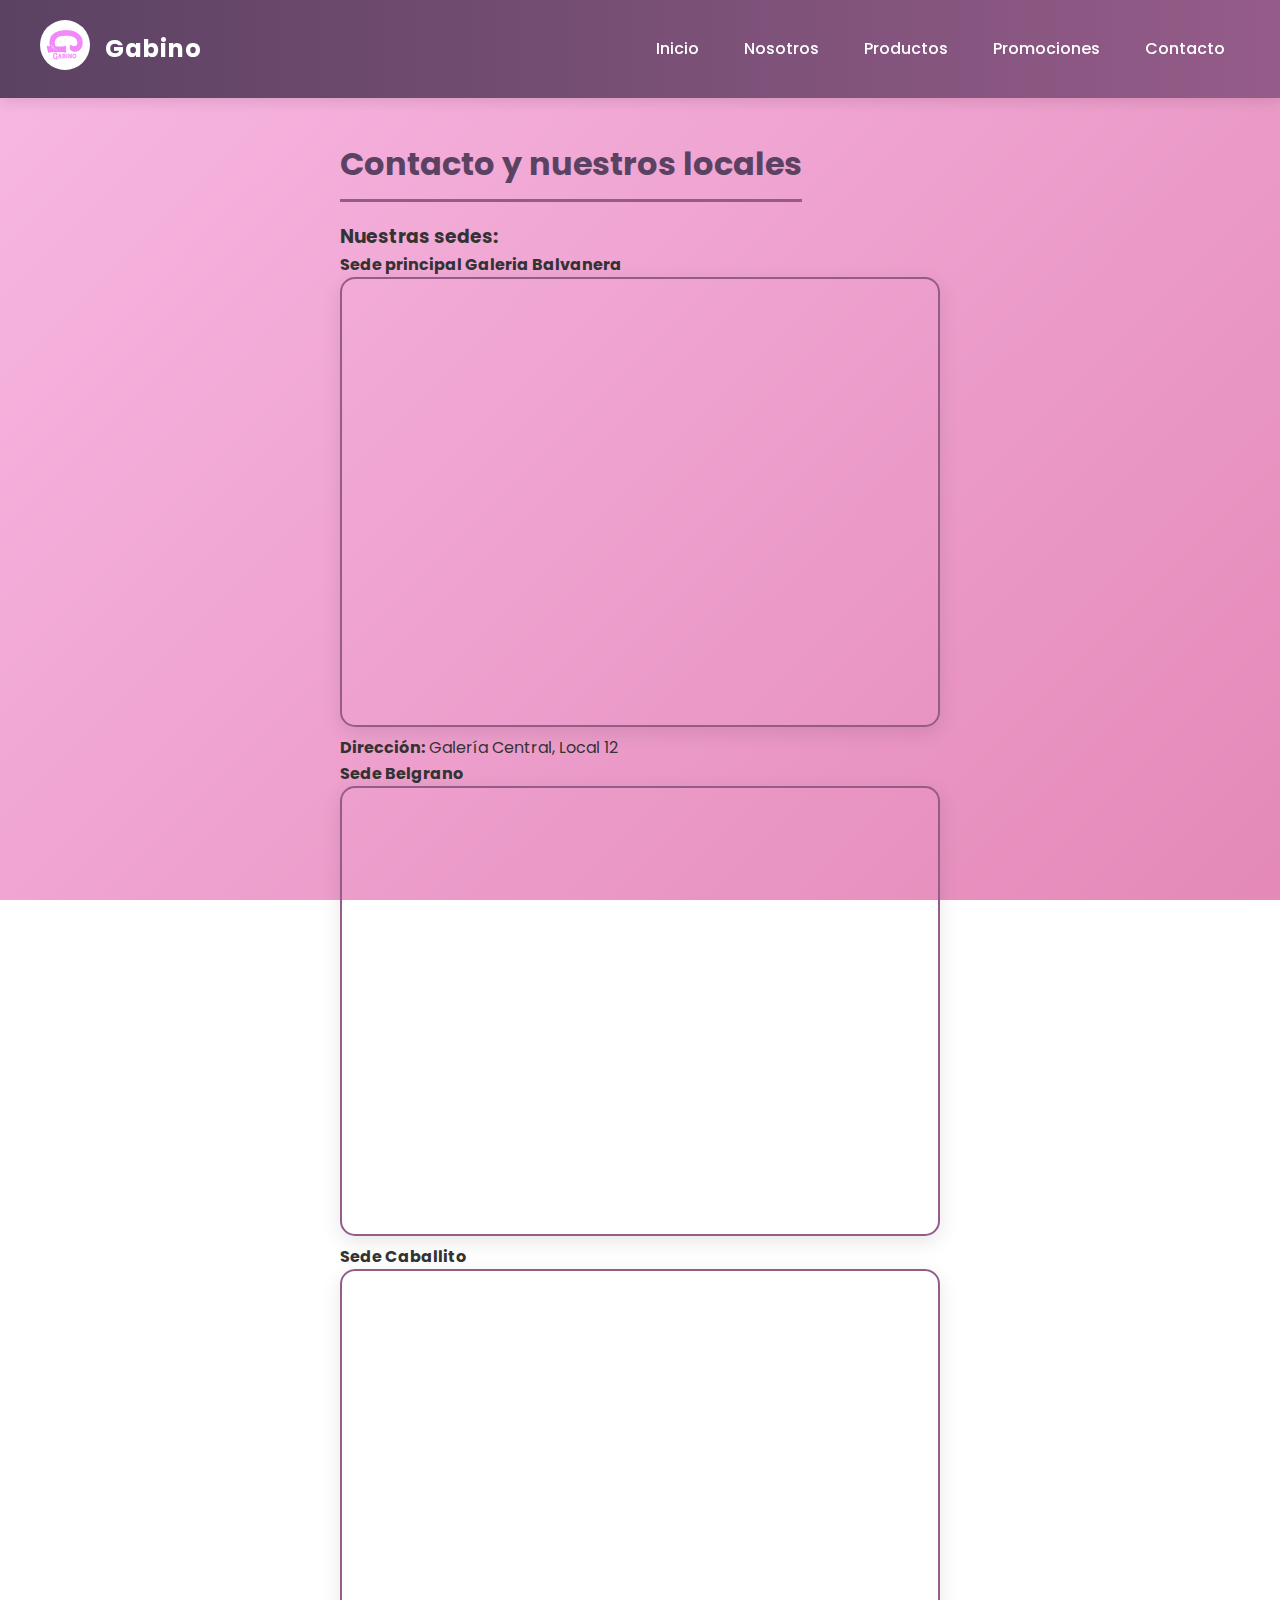
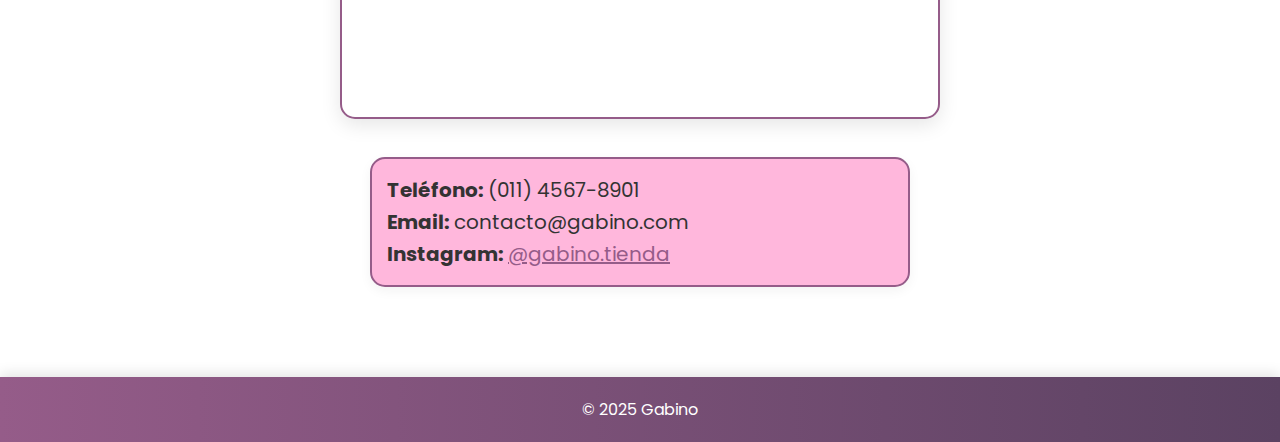
<file: contacto.html>
<!DOCTYPE html>
<html lang="es">
<head>
  <meta charset="UTF-8">
  <meta name="viewport" content="width=device-width, initial-scale=1.0">
  <title>Galeria Gabino - Contacto</title>
  <link rel="stylesheet" href="styles.css">
  <link rel="icon" href="./img/logogabino.png">
</head>
<body>
  <header>
    <div class="logo">
      <a href="index.html"><img src="./img/logogabino.jpg" alt="Logo Gabino"></a>
      <h1>Gabino</h1>
    </div>
    <nav>
      <a href="index.html">Inicio</a>
      <a href="nosotros.html">Nosotros</a>
      <a href="productos.html">Productos</a>
      <a href="promociones.html">Promociones</a>
      <a href="contacto.html">Contacto</a>
    </nav>
  </header>

  <main>
    <section class="contactoysedes">
      <h2>Contacto y nuestros locales</h2>
      <h3>Nuestras sedes:</h3>
      <p><strong> Sede principal Galeria Balvanera</strong></p>
      <iframe src="https://www.google.com/maps/embed?pb=!1m18!1m12!1m3!1d3284.011300354512!2d-58.4135646235035!3d-34.60387575750777!2m3!1f0!2f0!3f0!3m2!1i1024!2i768!4f13.1!3m3!1m2!1s0x95bcca8c854bd13f%3A0xfc0cf5c054da4aa1!2sAbasto%20Shopping!5e0!3m2!1ses!2sar!4v1759711438964!5m2!1ses!2sar" width="600" height="450" allowfullscreen="" loading="lazy" referrerpolicy="no-referrer-when-downgrade"></iframe>
      <p><strong>Dirección:</strong> Galería Central, Local 12</p>
      <p><strong>Sede Belgrano</strong></p>
      <iframe src="https://www.google.com/maps/embed?pb=!1m18!1m12!1m3!1d26287.406828752824!2d-58.47138559772032!3d-34.555432675719835!2m3!1f0!2f0!3f0!3m2!1i1024!2i768!4f13.1!3m3!1m2!1s0x95bcb5d28526611d%3A0xbcb585a9ddc70069!2sBelgrano%2C%20Cdad.%20Aut%C3%B3noma%20de%20Buenos%20Aires!5e0!3m2!1ses!2sar!4v1759711345750!5m2!1ses!2sar" width="600" height="450"  allowfullscreen="" loading="lazy" referrerpolicy="no-referrer-when-downgrade"></iframe>
      <p><strong>Sede Caballito</strong></p>
      <iframe src="https://www.google.com/maps/embed?pb=!1m18!1m12!1m3!1d13134.026070989174!2d-58.4550299281976!3d-34.61663815806249!2m3!1f0!2f0!3f0!3m2!1i1024!2i768!4f13.1!3m3!1m2!1s0x95bcca3911f8ab2d%3A0x27b394c2f3d87d2d!2sCaballito%2C%20Cdad.%20Aut%C3%B3noma%20de%20Buenos%20Aires!5e0!3m2!1ses!2sar!4v1759711417407!5m2!1ses!2sar" width="600" height="450"  allowfullscreen="" loading="lazy" referrerpolicy="no-referrer-when-downgrade"></iframe>

      <div>
        <p><strong>Teléfono:</strong> (011) 4567-8901</p>
        <p><strong>Email:</strong> contacto@gabino.com</p>
        <p><strong>Instagram:</strong> <a href="#" style="color:#955C89;">@gabino.tienda</a></p>
      </div>
    </section>
  </main>

  <footer>
    <p>© 2025 Gabino</p>
  </footer>
</body>
</html>
</file>
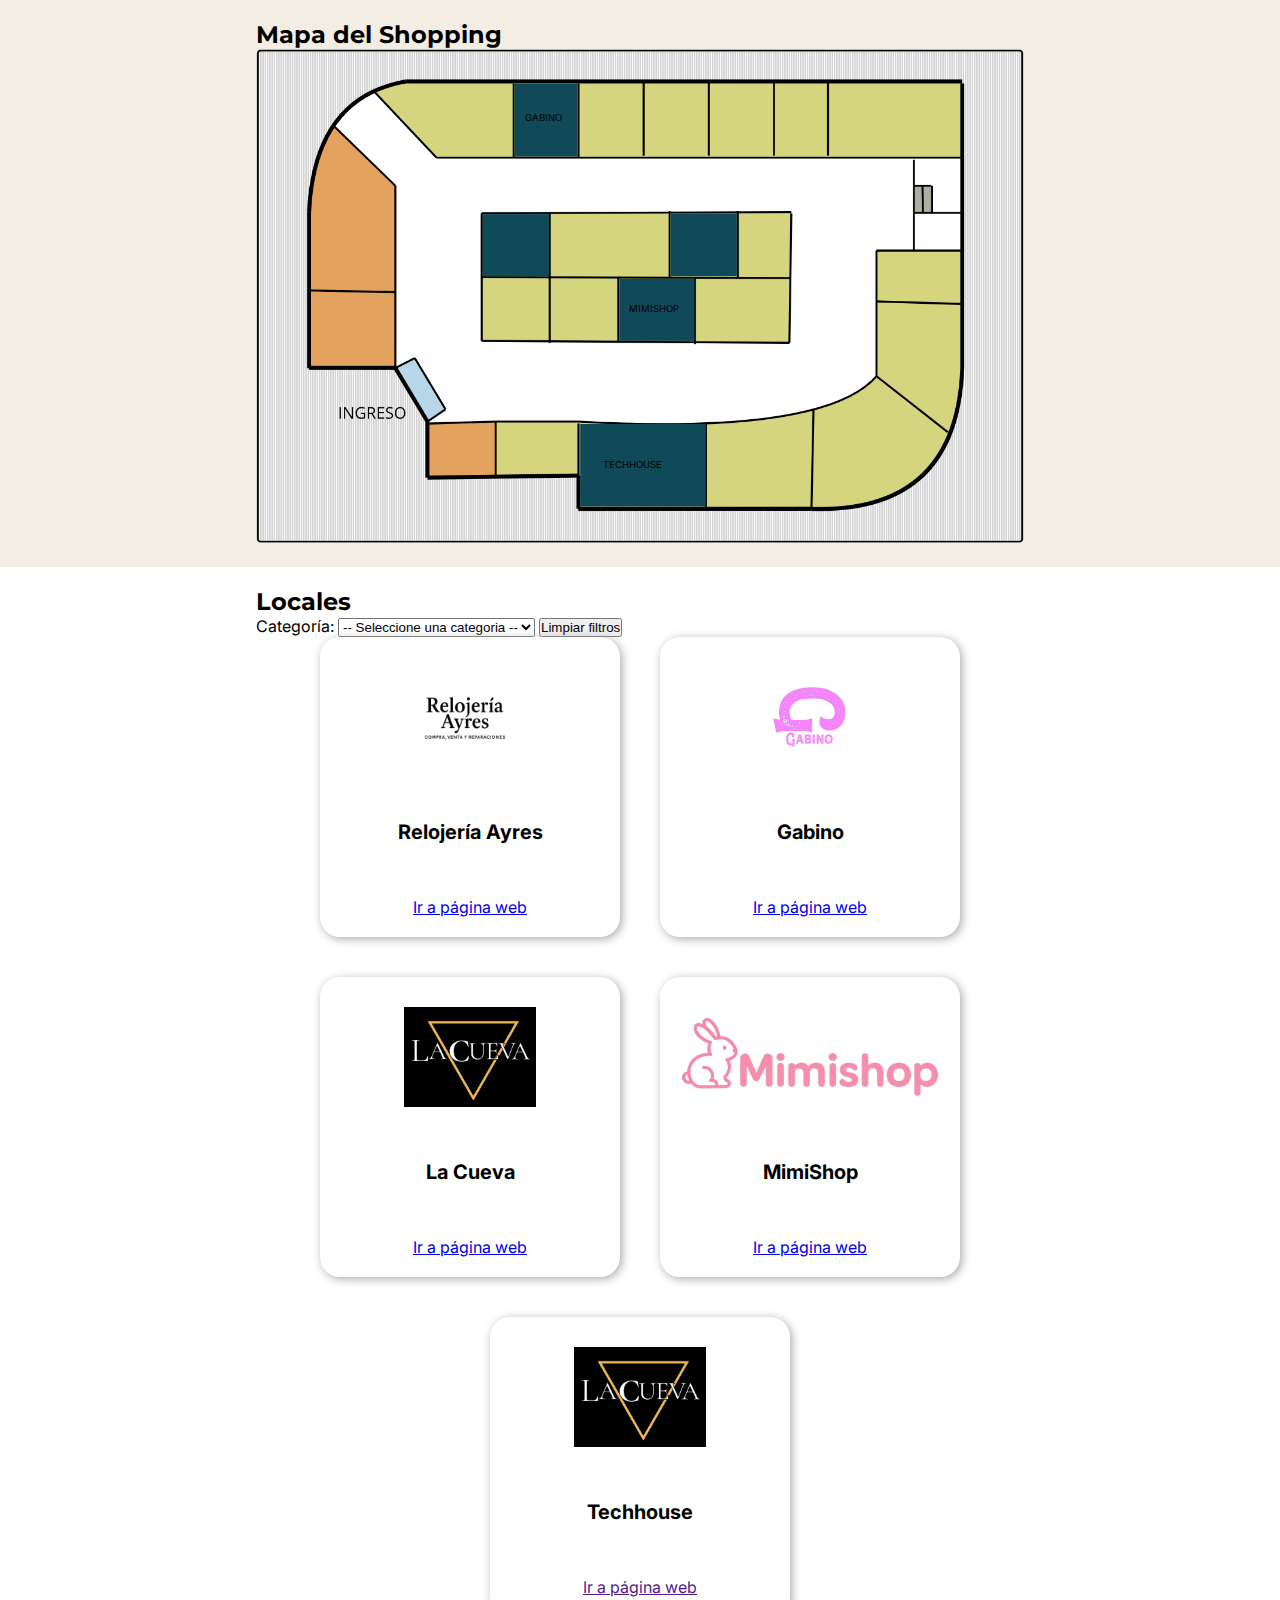
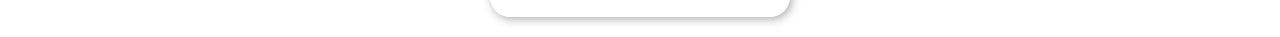
<file: mapa-locales.html>
<!DOCTYPE html>
<html lang="en">
<head>
    <meta charset="UTF-8">
    <meta name="viewport" content="width=device-width, initial-scale=1.0">
    <title>Local Comercial</title>

    <link rel="preconnect" href="https://fonts.googleapis.com">
    <link rel="preconnect" href="https://fonts.gstatic.com" crossorigin>
    <link href="https://fonts.googleapis.com/css2?family=Inter:ital,opsz,wght@0,14..32,100..900;1,14..32,100..900&family=Montserrat:ital,wght@0,100..900;1,100..900&display=swap" rel="stylesheet">

    <link rel="stylesheet" href="css/locales.css">

    <script src="js/locales.js" defer></script>

</head>
<body>
    <div class="contenedor color-secundario">
        <div class="cont-mapa">
            <h2>Mapa del Shopping</h2>
            <svg version="1.1" xmlns="http://www.w3.org/2000/svg" xmlns:xlink="http://www.w3.org/1999/xlink" viewBox="0 0 1284 826">
                <image width="1284" height="826" xlink:href="/img/mapa-shopping.png"></image> 
                <a xlink:href="#">
                    <rect class="mapa-local" x="432" y="58" opacity="100" width="105" height="122"></rect>
                    <text x="450" y="120">GABINO</text>
                </a>
                <a xlink:href="#" target="_blank">
                    <rect class="mapa-local" x="379" y="276" opacity="100" width="111" height="104"></rect>
                </a>
                <a xlink:href="#">
                    <rect class="mapa-local" x="693" y="275" opacity="100" width="111" height="105"></rect>
                </a>
                <a xlink:href="https://elirozado.github.io/Mimishop-local-comercial-2/index.html" target="_blank">
                    <rect class="mapa-local" x="608" y="384"opacity="100" width="125" height="104"></rect>
                    <text x="623" y="440">MIMISHOP</text>
                </a>
                <a xlink:href="#">
                    <rect class="mapa-local" x="542" y="627" opacity="100" width="210" height="138"></rect>
                    <text x="580" y="700">TECHHOUSE</text>
                </a>
            </svg>
        </div>
    </div>

    <div class="contenedor">
        <h2>Locales</h2>
        <div>
            <label for="selector-categoria">Categoría:</label>
            <select name="categoria" id="selector-categoria">
                <option value="">-- Seleccione una categoria --</option>
            </select>
            <button for="selector-categoria" id="boton-limpia-filtros"> Limpiar filtros</button>
        </div>
        <div class="lista-locales" id="lista-locales">
            <div data-categoria="Accesorios" data-nombrelocal="Relojería Ayres" class="local">
                <div class="logo-local">
                    <img src="/img/logo-relojeriaayres.png">
                </div>
                <p class="local-nombre">Relojería Ayres</p>
                <div>
                    <a href="https://sgaleanocoman.github.io/disenowebuade/" target="_blank">Ir a página web</a>
                </div>
            </div>

            <div data-categoria="Indumentaria" data-nombrelocal="Gabino" class="local">
                <div class="logo-local">
                    <img src="/img/logo-gabino.jpg">
                </div>
                <p class="local-nombre">Gabino</p>
                <div>
                    <a href="https://gacasavilla.github.io/tpocomercial2/" target="_blank">Ir a página web</a>
                </div>
            </div>

            <div data-categoria="Belleza" data-nombrelocal="La Cueva" class="local">
                <div class="logo-local">
                    <img src="/img/logo-lacueva.png">
                </div>
                <p class="local-nombre">La Cueva</p>
                <div>
                    <a href="https://ignaciomaclaughlin25-eng.github.io/entrega1-diseno-desarrollo/" target="_blank">Ir a página web</a>
                </div>
            </div>

            <div data-categoria="Juguetería" data-nombrelocal="Mimishop" class="local">
                <div class="logo-local">
                    <img src="/img/logo-mimishop.png">
                </div>
                <p class="local-nombre">MimiShop</p>
                <div>
                    <a href="https://elirozado.github.io/Mimishop-local-comercial-2/index.html" target="_blank">Ir a página web</a>
                </div>
            </div>

            <div data-categoria="Tecnología" data-nombrelocal="Techhouse" class="local">
                <div class="logo-local">
                    <img src="/img/logo-lacueva.png">
                </div>
                <p class="local-nombre">Techhouse</p>
                <div>
                    <a href="" target="_blank">Ir a página web</a>
                </div>
            </div>

        </div>
    </div>
    
</body>
</html>
</file>
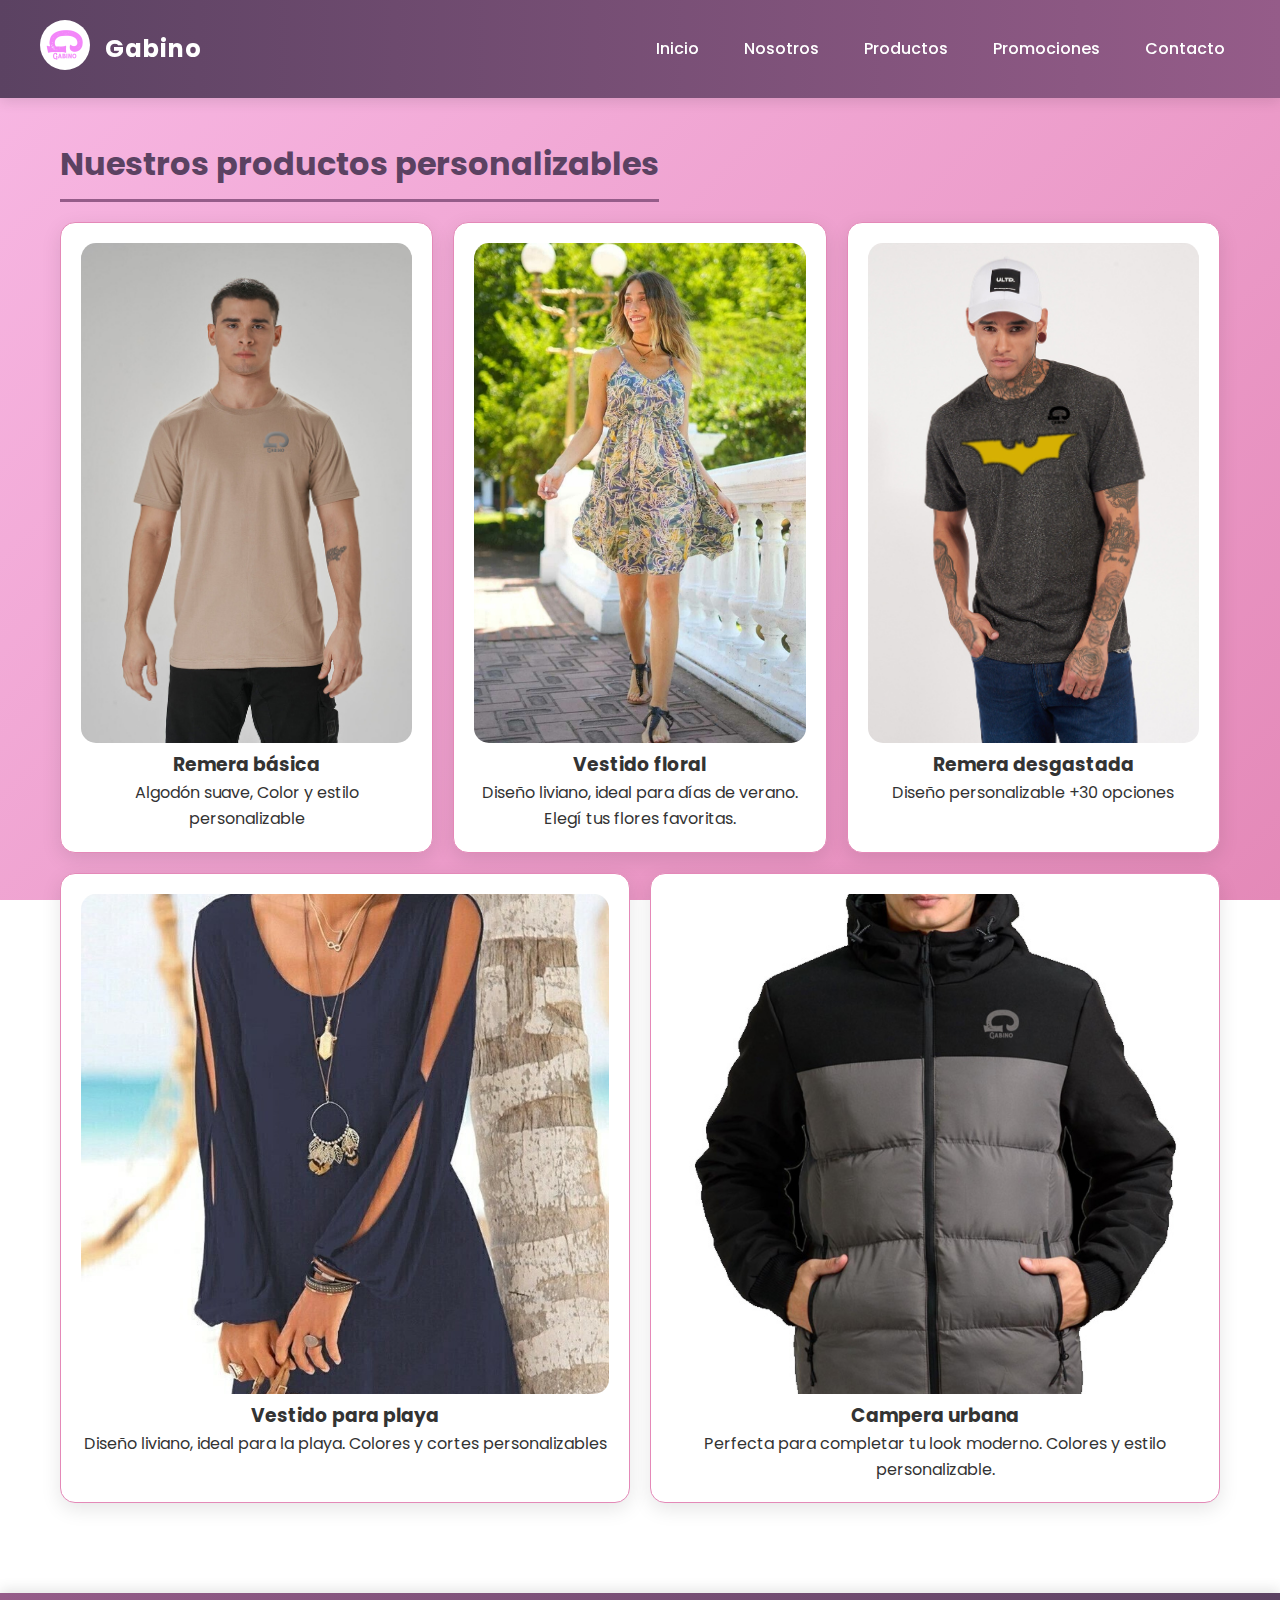
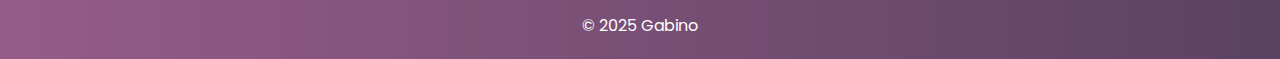
<file: productos.html>
<!DOCTYPE html>
<html lang="es">
<head>
  <meta charset="UTF-8">
  <meta name="viewport" content="width=device-width, initial-scale=1.0">
  <title>Galeria Gabino - Productos</title>
  <link rel="stylesheet" href="styles.css">
  <link rel="icon" href="./img/logogabino.png">
</head>
<body>
  <header>
    <div class="logo">
      <a href="index.html"><img src="./img/logogabino.jpg" alt="Logo Gabino"></a>
      <h1>Gabino</h1>
    </div>
    <nav>
      <a href="index.html">Inicio</a>
      <a href="nosotros.html">Nosotros</a>
      <a href="productos.html">Productos</a>
      <a href="promociones.html">Promociones</a>
      <a href="contacto.html">Contacto</a>
    </nav>
  </header>

  <main>
    <section>
      <h2>Nuestros productos personalizables</h2>
      <div class="productos">
        <div class="producto">
          <img src="./img/remera.jpg" alt="Remera básica">
          <h3>Remera básica</h3>
          <p>Algodón suave, Color y estilo personalizable</p>
        </div>
        <div class="producto">
          <img src="./img/vestidofloral.jpg" alt="Vestido floral">
          <h3>Vestido floral</h3>
          <p>Diseño liviano, ideal para días de verano. Elegí tus flores favoritas.</p>
        </div>
        <div class="producto">
          <img src="./img/remeradesgastada.jpg" alt="Remera desgastada">
          <h3>Remera desgastada</h3>
          <p>Diseño personalizable +30 opciones</p>
        </div>
        <div class="producto">
          <img src="./img/vestidoplaya.jpg" alt="Vestido playa">
          <h3>Vestido para playa</h3>
          <p>Diseño liviano, ideal para la playa. Colores y cortes personalizables</p>
        </div>
        <div class="producto">
          <img src="./img/campera.jpg" alt="Campera urbana">
          <h3>Campera urbana</h3>
          <p>Perfecta para completar tu look moderno. Colores y estilo personalizable.</p>
        </div>
      </div>
    </section>
  </main>

  <footer>
    <p>© 2025 Gabino</p>
  </footer>
</body>
</html>
</file>
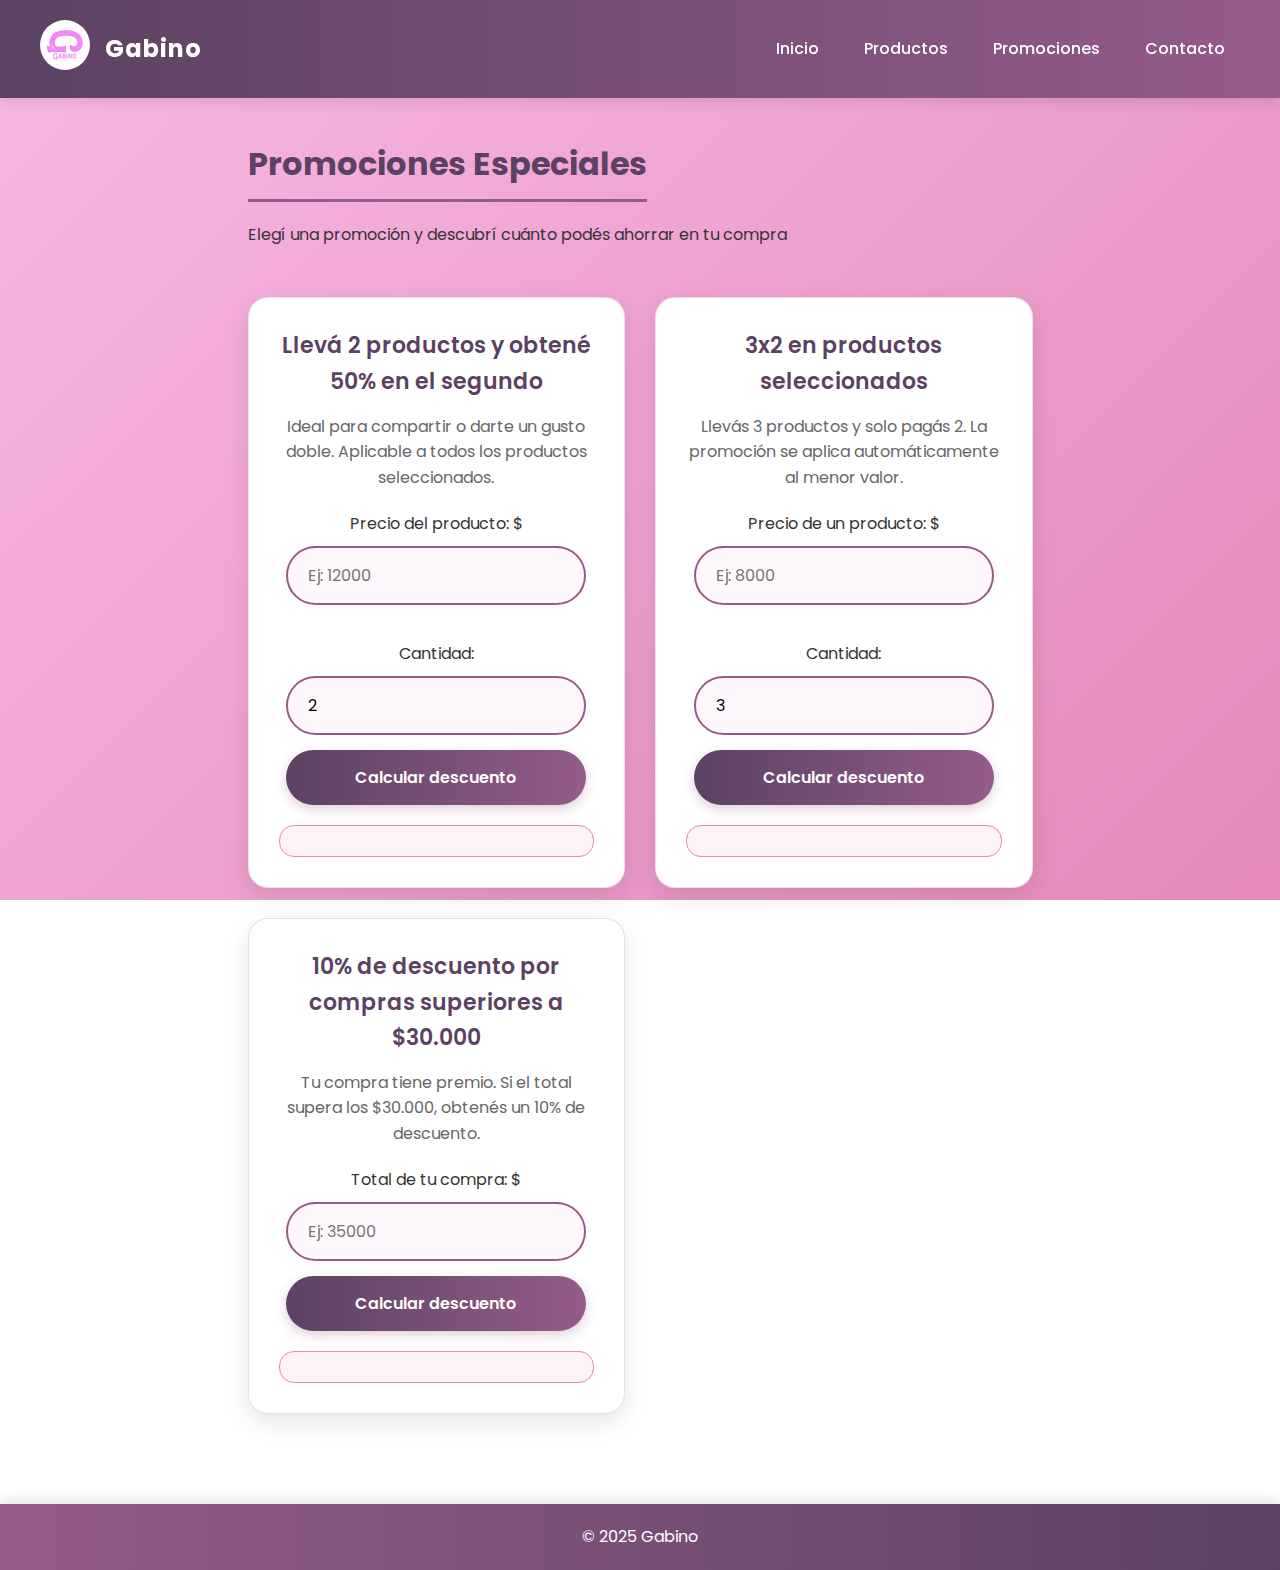
<file: promociones.html>
<!DOCTYPE html>
<html lang="es">
<head>
  <meta charset="UTF-8">
  <meta name="viewport" content="width=device-width, initial-scale=1.0">
  <script src="https://code.jquery.com/jquery-3.6.0.min.js"></script>
  <title>Galeria Gabino - Promociones</title>
    <link rel="stylesheet" href="styles.css">
    <link rel="icon" href="./img/logogabino.png">
</head>
<body>
  <header>
    <div class="logo">
      <a href="index.html"><img src="./img/logogabino.jpg" alt="Logo Gabino"></a>
      <h1>Gabino</h1>
    </div>
    <nav>
      <a href="index.html">Inicio</a>
      <a href="productos.html">Productos</a>
      <a href="promociones.html">Promociones</a>
      <a href="contacto.html">Contacto</a>
    </nav>
  </header>

  <main>
    <section>
      <h2>Promociones Especiales</h2>
      <p>Elegí una promoción y descubrí cuánto podés ahorrar en tu compra</p>
    </section>

    <section class="promociones">
      <div class="promo">
        <h3>Llevá 2 productos y obtené 50% en el segundo</h3>
        <p>Ideal para compartir o darte un gusto doble. Aplicable a todos los productos seleccionados.</p>
        <form>
          <label>Precio del producto: $</label>
          <input type="number" min="0" placeholder="Ej: 12000"><br>
          <label>Cantidad:</label>
          <input type="number" min="1" value="2">
          <button type="button">Calcular descuento</button>
        </form>
        <div class="resultado"></div>
      </div>

      <div class="promo">
        <h3>3x2 en productos seleccionados</h3>
        <p>Llevás 3 productos y solo pagás 2. La promoción se aplica automáticamente al menor valor.</p>
        <form>
          <label>Precio de un producto: $</label>
          <input type="number" min="0" placeholder="Ej: 8000"><br>
          <label>Cantidad:</label>
          <input type="number" min="1" value="3">
          <button type="button">Calcular descuento</button>
        </form>
        <div class="resultado"></div>
      </div>

      <div class="promo">
        <h3> 10% de descuento por compras superiores a $30.000</h3>
        <p>Tu compra tiene premio. Si el total supera los $30.000, obtenés un 10% de descuento.</p>
        <form>
          <label>Total de tu compra: $</label>
          <input type="number" min="0" placeholder="Ej: 35000">
          <button type="button">Calcular descuento</button>
        </form>
        <div class="resultado"></div>
      </div>
    </section>
  </main>

  <footer>
    <p>© 2025 Gabino</p>
  </footer>
  <script src="promociones.js"></script>
</body>
</html>
</file>
<file: styles.css>
@import url('https://fonts.googleapis.com/css2?family=Poppins:wght@300;400;600;700&display=swap');

* {
  margin: 0;
  padding: 0;
  box-sizing: border-box;
}

body {
  font-family: 'Poppins', sans-serif;
  background: linear-gradient(135deg, #F8B8E4 0%, #E489B8 100%);
  background-attachment: fixed;
  color: #333;
  min-height: 100vh;
  display: flex;
  flex-direction: column;
  line-height: 1.6;
}

header {
  background: linear-gradient(90deg, #5B4262 0%, #955C89 100%);
  color: white;
  display: flex;
  justify-content: space-between;
  align-items: center;
  flex-wrap: wrap;
  padding: 20px 40px;
  box-shadow: 0 4px 12px rgba(0, 0, 0, 0.1);
  position: sticky;
  top: 0;
  z-index: 100;
}

.logo {
  display: flex;
  align-items: center;
  gap: 15px;
}

.logo img {
  width: 50px;
  height: 50px;
  border-radius: 50%;
  background-color: #E489B8;
  transition: transform 0.3s ease;
}

.logo img:hover {
  transform: scale(1.1);
}

.logo h1 {
  margin: 0;
  font-size: 24px;
  font-weight: 700;
  letter-spacing: 1px;
}

nav {
  display: flex;
  flex-wrap: wrap;
  gap: 15px;
  justify-content: center;
  width: 100%;
  margin-top: 10px;
}

nav a {
  color: white;
  text-decoration: none;
  font-weight: 500;
  font-size: 16px;
  padding: 10px 15px;
  border-radius: 25px;
  transition: all 0.3s ease;
}

nav a:hover {
  background-color: rgba(255, 255, 255, 0.2);
  color: #E489B8;
  transform: translateY(-2px);
}

main {
  flex: 1;
  max-width: 1200px;
  margin: 40px auto;
  padding: 0 20px;
}

h2 {
  color: #5B4262;
  font-size: 32px;
  font-weight: 700;
  border-bottom: 3px solid #955C89;
  display: inline-block;
  padding-bottom: 10px;
  margin-bottom: 20px;
}

.principal {
  text-align: center;
  padding: 40px 20px;
  background: rgba(255, 255, 255, 0.9);
  border-radius: 20px;
  box-shadow: 0 8px 25px rgba(0, 0, 0, 0.1);
  margin-bottom: 50px;
  animation: fadeInUp 1s ease-out;
}

.principal h2 {
  font-size: 36px;
  font-weight: 700;
  color: #5B4262;
  margin-bottom: 20px;
  text-shadow: 0 2px 4px rgba(0, 0, 0, 0.1);
}

.principal p {
  font-size: 18px;
  line-height: 1.8;
  color: #555;
  margin-bottom: 30px;
  max-width: 800px;
  margin-left: auto;
  margin-right: auto;
  text-align: justify;
}

.principal .imagenes-grid {
  display: grid;
  grid-template-columns: repeat(auto-fit, minmax(300px, 1fr));
  gap: 20px;
  margin: 30px 0;
}

.principal .imagen-contenedor {
  width: 100%;
  max-width: 800px;
  margin: 20px auto;
  overflow: hidden;
  border-radius: 15px;
}

.principal .imagen-contenedor img {
  width: 100%;
  height: auto;
  display: block;
  object-fit: cover;
}

.imagen-contenedor img {
  width: 100%;
  height: auto;
  display: block;
  object-fit: cover;
}

.principal img:hover {
  transform: scale(1.05);
  box-shadow: 0 10px 30px rgba(0, 0, 0, 0.2);
}

@keyframes fadeInUp {
  from {
    opacity: 0;
    transform: translateY(30px);
  }
  to {
    opacity: 1;
    transform: translateY(0);
  }
}

section {
  margin-bottom: 50px;
}

.nosotros img {
  width: 100%;
  border-radius: 15px;
  margin: 10px 0;
  border: 2px solid #955C89;
  box-shadow: 0 6px 20px rgba(0, 0, 0, 0.1);
}

.carousel {
  max-width: 100%;
  margin: 20px auto;
}

.carousel-inner img {
  width: 100%;
  height: 500px;
  object-fit: cover;
  transition: none;
}

.carousel-indicators button {
  background-color: #bbb;
}

.carousel-indicators .active {
  background-color: #333;
}

.productos {
  display: flex;
  flex-wrap: wrap;
  gap: 20px;
}

.producto {
  flex: 1 1 calc(33% - 20px);
  background-color: #fff;
  border-radius: 15px;
  border: 1px solid #e489b8;
  text-align: center;
  padding: 20px;
  box-shadow: 0 6px 20px rgba(0, 0, 0, 0.1);
  transition: transform 0.3s ease;
}

.producto:hover {
  transform: translateY(-5px);
}

.producto img {
  width: 100%;
  height: 500px;
  object-fit: cover;
  border-radius: 15px;
}

.contactoysedes iframe {
  border: solid 2px #955C89;
  border-radius: 15px;
  box-shadow: 0 6px 20px rgba(0, 0, 0, 0.1);
}

.contactoysedes div {
  background-color: rgba(255, 175, 216, 0.9);
  font-size: 20px;
  margin: 30px;
  padding: 15px;
  border-radius: 15px;
  border: solid 2px #955C89;
  box-shadow: 0 4px 12px rgba(0, 0, 0, 0.05);
}

.promociones {
  display: grid;
  grid-template-columns: repeat(auto-fit, minmax(350px, 1fr));
  gap: 30px;
}

.promo {
  background: white;
  border-radius: 20px;
  padding: 30px;
  box-shadow: 0 8px 25px rgba(0, 0, 0, 0.1);
  transition: all 0.3s ease;
  border: 1px solid rgba(149, 92, 137, 0.2);
  text-align: center;
}

.promo:hover {
  transform: translateY(-10px);
  box-shadow: 0 12px 35px rgba(0, 0, 0, 0.15);
}

.promo h3 {
  color: #5B4262;
  font-size: 22px;
  font-weight: 600;
  margin-bottom: 15px;
}

.promo p {
  color: #666;
  font-size: 16px;
  margin-bottom: 20px;
}

.promo input,
.promo select {
  width: 100%;
  max-width: 300px;
  padding: 15px 20px;
  margin: 10px auto;
  display: block;
  border-radius: 30px;
  border: 2px solid #955C89;
  font-size: 16px;
  font-family: 'Poppins', sans-serif;
  transition: all 0.3s ease;
  background: rgba(248, 184, 228, 0.1);
}

.promo input:focus,
.promo select:focus {
  border-color: #5B4262;
  box-shadow: 0 0 15px rgba(91, 66, 98, 0.3);
  background: white;
}

.promo button {
  width: 100%;
  max-width: 300px;
  padding: 15px 0;
  margin: 15px auto 0 auto;
  display: block;
  border: none;
  border-radius: 30px;
  background: linear-gradient(90deg, #5B4262, #955C89);
  color: white;
  font-size: 16px;
  font-weight: 600;
  font-family: 'Poppins', sans-serif;
  cursor: pointer;
  transition: all 0.3s ease;
  box-shadow: 0 4px 12px rgba(149, 92, 137, 0.3);
}

.promo button:hover {
  background: linear-gradient(90deg, #955C89, #5B4262);
  transform: translateY(-3px);
  box-shadow: 0 6px 20px rgba(149, 92, 137, 0.5);
}

.resultado {
  margin-top: 20px;
  padding: 15px;
  background: rgba(228, 137, 184, 0.1);
  border-radius: 15px;
  border: 1px solid #E489B8;
  font-weight: 500;
  color: #5B4262;
}

footer {
  background: linear-gradient(90deg, #955C89 0%, #5B4262 100%);
  color: white;
  text-align: center;
  padding: 20px 0;
  box-shadow: 0 -4px 12px rgba(0, 0, 0, 0.1);
}

footer p {
  font-weight: 400;
}

@media (min-width: 769px) {
  nav {
    width: auto;
    margin-top: 0;
    justify-content: flex-end;
  }
}

@media (max-width: 768px) {
  header {
    flex-direction: column;
    text-align: center;
    padding: 15px 20px;
  }

  .principal {
    padding: 20px 15px;
  }

  .principal h2 {
    font-size: 28px;
  }

  .principal p {
    font-size: 16px;
    text-align: left;
  }

  .principal .imagenes-grid {
    grid-template-columns: 1fr;
    gap: 15px;
  }

  .principal img {
    height: 200px;
  }

  .promociones {
    grid-template-columns: 1fr;
    gap: 20px;
  }

  .promo {
    padding: 20px;
  }

  h2 {
    font-size: 28px;
  }
}
</file>
<file: css/locales.css>
:root{
    --color-principal: #104A59;
    --color-acento: #2E8E7F;
    --fondo-primario: white;
    --fondo-secundario: #F3EDE4;
    --color-textos-principales: #2c2C2C;
    --color-accion-boton: #E67E22;

    --fuente-titulos: "Montserrat", sans-serif;
    --fuente-texto: "Inter", sans-serif;
}

*{
    padding:0; margin:0;
}

.color-secundario{
    background-color: var(--fondo-secundario);
}

.contenedor{
    width: auto;
    padding: 20px 20%;
}

body{
    font-family: var(--fuente-texto);
}

h2{
    font-family: var(--fuente-titulos);
}

/* --- clases para mapa --- */

.mapa-local{
    fill: var(--color-principal);
    transition: fill 0.25s;
}

.mapa-local:hover{
    fill: var(--color-acento);
}

/* --- clases para lista locales --- */

.lista-locales{
    display: flex;
    flex-direction: row;
    flex-wrap: wrap;
    gap: 40px;
    width: 100%;
    justify-content: center;

}

.local{
    width: 260px;
    box-shadow: 2px 2px 10px rgb(170, 170, 170);
    border-radius: 20px;
    height: 250px;
    display: flex;
    flex-direction: column;
    padding: 30px 20px 20px;
    justify-content: space-between;
    align-items: center;
}

.logo-local{
    height: 100px;
}
.logo-local img{
    object-fit: contain;
    height:100%;
    width: 100%;
}

.local-nombre{
    font-size: 20px;
    font-weight: bold;
}

.ocultar{
    display: none;
}
</file>
